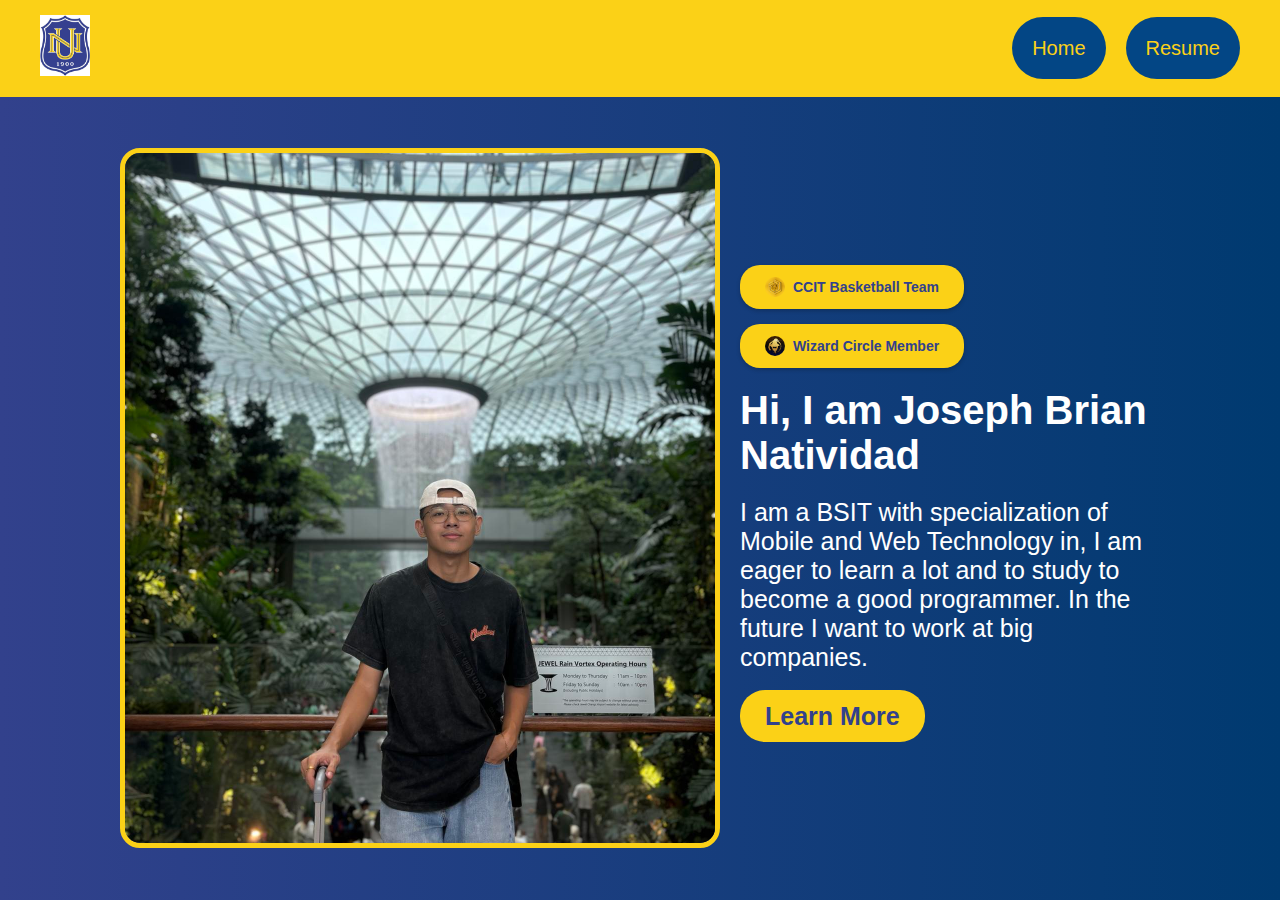
<file: labAct2/index.html>
<!DOCTYPE html>
<html lang="en">
<head>
    <meta charset="UTF-8">
    <meta name="viewport" content="width=device-width, initial-scale=1.0">
    <title>Laboratory Activity 2</title>

    <style>

        *{
            margin: 0;
            padding: 0;
            box-sizing: border-box;
        }

        body{
            font-family: Arial, sans-serif;
            background: linear-gradient(to right, #32418C, #003A70);
            color: white;
            min-height: 100vh;
            display: flex;
            flex-direction: column;
        }

        .navbar{
            background: #FBD117;
            display: flex;
            justify-content: space-between;
            align-items: center;
            padding: 15px 40px;
        }

        .navbar .logo{
            font-size: 1.4em;
            font-weight: bold;
            color: #FBD117;
            
        }
        img{
            width: 50px;
        }

        .navbar ul{
            list-style: none;
            display: flex;
            gap: 20px;	    
            font-size: 20px;
        }

        .navbar a{
            padding: 20px;
            color: #FBD117;
            background-color: #034685;
            border-radius: 50px;
            text-decoration: none;
            font-weight: 500;
            transition: color 0.3s;
        
        }

        a:hover{
            background-color:#220871;
        }

        .navbar #home{
            border-radius: 5px;
        }

        .hero{
            flex: 1;
            display: flex;
            align-items: center;
            padding: 20px 120px;
            gap: 20px;
            flex-wrap: wrap;
            font-size: 25px;
        }

        .hero-img{
            flex: 1 1 250px;
            display: flex;
            justify-content: center;
        
        }

        .hero-img img{
            width: 600px;
            height: 700px;
            border-radius: 20px;
            object-fit: cover;
            border: 5px solid #FBD117;
        }	

        .hero-img img:hover{
            transform: scale(1.05);
            transition: transform 0.3s;
        }

        .hero-text {
            flex: 2 1 400px;
            text-align: left;
            max-width: 600px;
            
        }

        .hero-text h1{
            margin-bottom: 20px;
            font-size: 40px;
        }

        .hero-text p{
            margin-bottom: 30px;
        }


        .badges {
            margin-bottom: 20px;
            display: flex;
            gap: 15px;
            flex-wrap: wrap;
            }

        .badge {
            background-color: #FBD117;
            color: #32418C;
            display: flex;
            align-items: center;
            gap: 8px;
            padding: 12px 25px;
            font-size: 14px;
            border-radius: 20px;
            font-weight: 600;
            box-shadow: 0 2px 4px rgba(0, 0, 0, 0.2);
            transition: transform 0.2s;
        }

        .badge:hover {
            transform: scale(1.05);
        }

        .badge img {
            width: 20px;
            height: 20px;
            border-radius: 50%;
            object-fit: cover;
        }


        .btn {
            padding: 12px 25px;
            background: #FBD117;
            color: #32418C;
            border-radius: 25px;
            font-weight: bold;
            text-decoration: none;
            transition: background 0.3s, color 0.3s;
        }

        .btn:hover {
            background: #DB8639;
            color: #220871;
        }

    </style>
</head>
<body>
    
    <div class="navbar">

        <div class="logo">
            <img src="images/nulogo.png" alt="nulogo">
        </div>
        
        <ul>
            <li id="home"><a href="#home">Home</a></li>
            <li id="resume"><a href="resume.html">Resume</a></li>
        </ul>
    </div>

    
    <section id="home" class="hero">
        <div class="hero-img">
            <img src="images/sgme.jpg" alt="Activity Photo">
        </div>

        <div class="hero-text">
            <div class="badges">
                <span class="badge">
                    <img src="images/images.jpg" alt="stuff">
                    CCIT Basketball Team
                </span>
                <span class="badge">
                    <img src="images/wizards.jpg" alt="wizards">
                    Wizard Circle Member 
                </span>
            </div>

            
            
            <h1>Hi, I am Joseph Brian Natividad</h1>
            <p>I am a BSIT with specialization of Mobile and Web Technology in, I am eager to learn
                a lot and to study to become a good programmer. In the future I want to work at big companies.</p>
            <a href="resume.html" class="btn">Learn More</a>
        </div>
    </section>





</body>
</html>
</file>
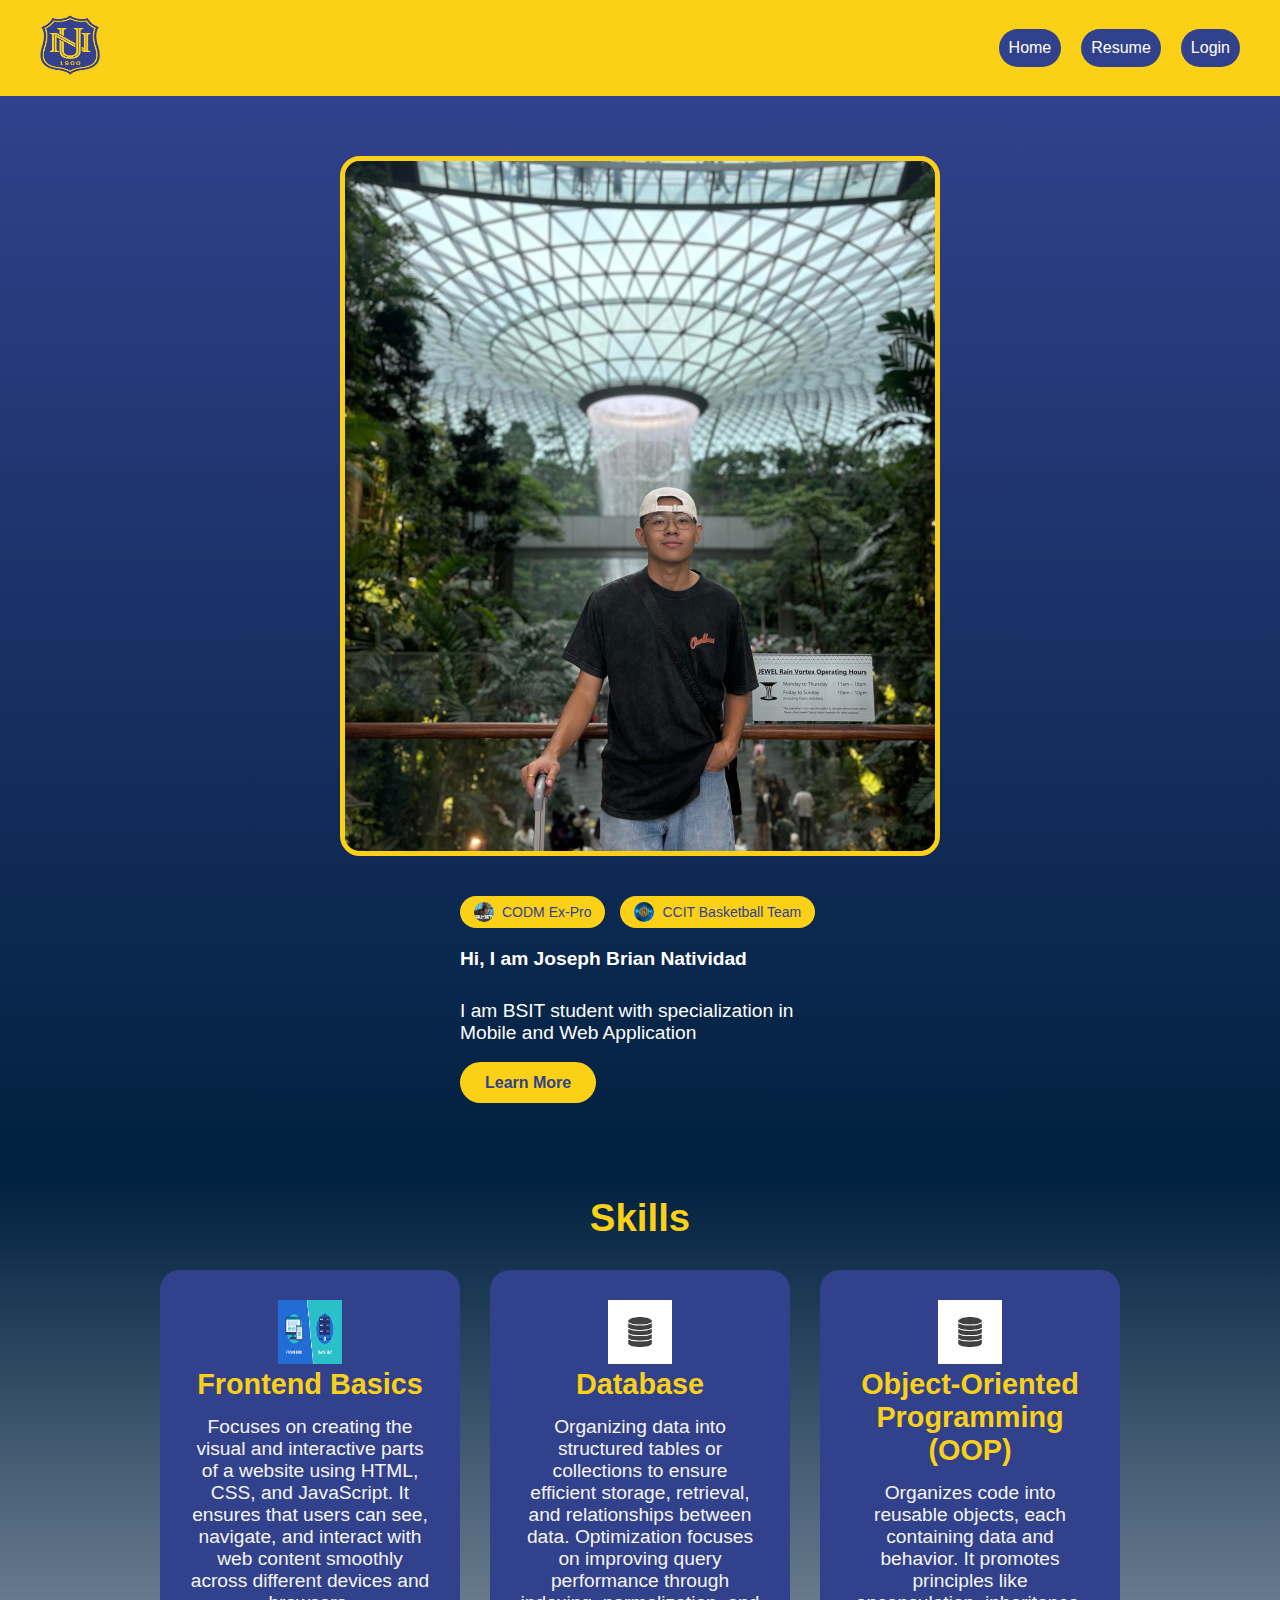
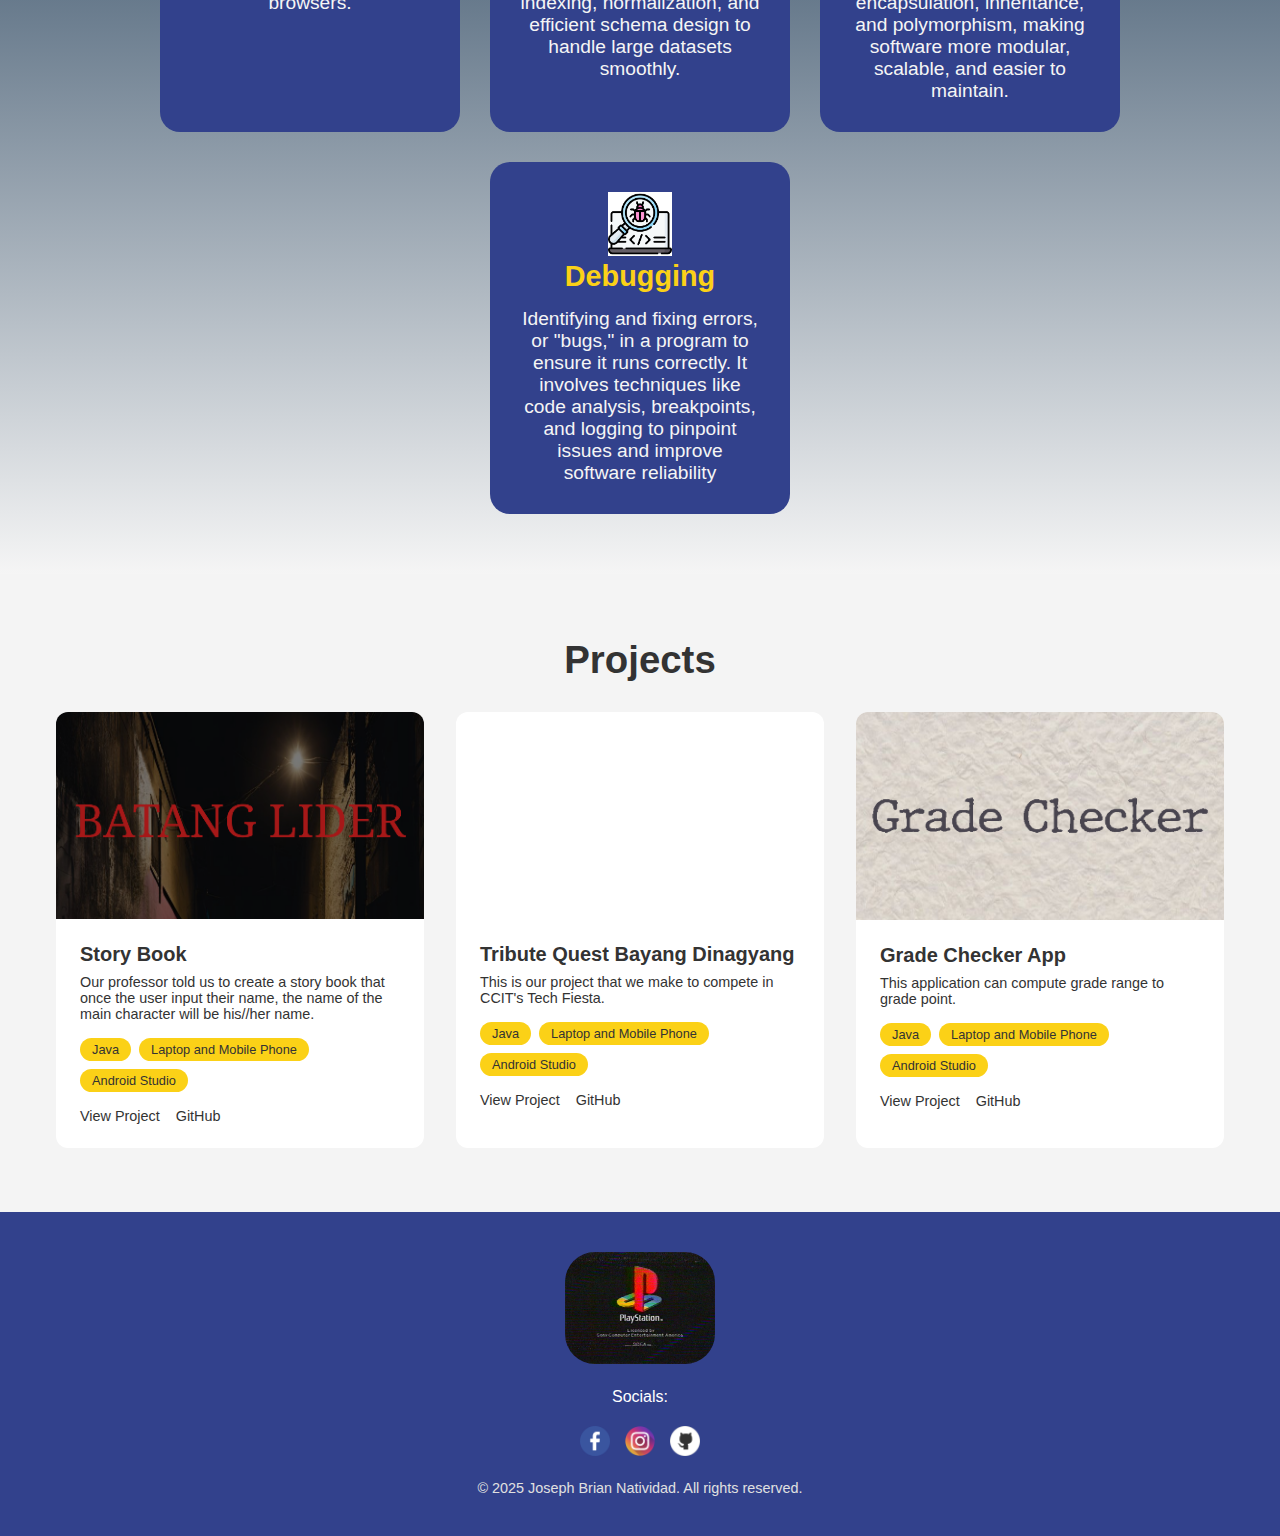
<file: labAct3/index.html>
<!DOCTYPE html>
<html lang="en">
<head>
    <meta charset="UTF-8">
    <meta name="viewport" content="width=device-width, initial-scale=1.0">
    <title>Home page</title>
    <link rel="stylesheet" href="index.css">
</head>
<body>
    <!--Navbar-->
    <div class="navbar" style="background-color: #fbd117;">
        <div class="logo">
            <img src="assets/nulogo.png" alt="NU Logo" width="  60px" height="60px">
        </div>
        <ul>
            <li><a href="#home">Home</a></li>
            <li><a href="pages/resume.html">Resume</a></li>
            <li><a href="pages/login.html">Login</a></li>
        </ul>
    </div>

    <!--Hero Section as Activity Highlight-->
    <section id="home" class="hero">
        <div class="hero-img">
            <img src="assets/meactphoto.jpg" alt="Activity Photo">
        </div>
        <div class="hero-texts">
            <div class="hero-card">
                <div class="badges">
                    <!-- Add your badges-->
                    <span class="badge"><img src="assets/codm.jpg" alt="CODM">
                    CODM Ex-Pro</span>
                    <span class="badge" id="bball"><img src="assets/ccit.jpg" alt="CCIT Basketball Team">
                        CCIT Basketball Team</span>
                </div>
                <h1>Hi, I am Joseph Brian Natividad</h1>
                <p>I am BSIT student with specialization in Mobile and Web Application</p>
                <a href="pages/resume.html" class="btn">Learn More</a>
            </div>  
        </div>
    </section>

    <!-- Skills Section -->
     <section id="skills" class="skills">
        <h2>Skills</h2>
        <div class="skills-container">
            <div class="skill-card">
                <img width="64px" height="64px" src="assets/febe.png" alt="Frontend Basics">
                <br>
                <h3>Frontend Basics</h3>
                <p>Focuses on creating the visual and interactive parts of a website using HTML, CSS, and JavaScript. It ensures that users can see, navigate, and interact with web content smoothly across different devices and browsers.</p>
            </div>

            <div class="skill-card">
                <img width="64px" height="64px" src="assets/database.png" alt="Database">
                <br>
                <h3>Database</h3>
                <p>Organizing data into structured tables or collections to ensure efficient storage, retrieval, and relationships between data. Optimization focuses on improving query performance through indexing, normalization, and efficient schema design to handle large datasets smoothly.</p>
            </div>
            
            <div class="skill-card">
                <img width="64px" height="64px" src="assets/database.png" alt="Database">
                <br>
                <h3>Object-Oriented Programming (OOP)</h3>
                <p>Organizes code into reusable objects, each containing data and behavior. It promotes principles like encapsulation, inheritance, and polymorphism, making software more modular, scalable, and easier to maintain.</p>
            </div>

            <div class="skill-card">
                <img width="64px" height="64px" src="assets/debug.png" alt="Database">
                <br>
                <h3>Debugging</h3>
                <p>Identifying and fixing errors, or "bugs," in a program to ensure it runs correctly. It involves techniques like code analysis, breakpoints, and logging to pinpoint issues and improve software reliability</p>
            </div>
            
        </div>
     </section>

     <section id="projects" class="projects">
        <h2>Projects</h2>
        <div class="projects-container">
            <!--container 1-->
            <div class="project-card">
                <div class="project-image">
                    <img src="assets/story.png" alt="Story Book Cover">
                </div>
                <div class="project-content">
                    <h3>Story Book</h3>
                    <p>Our professor told us to create a story book that once the user input their name, the name of the main character will be his//her name.</p>
                    <div class="project-tags">
                        <span>Java</span>
                        <span>Laptop and Mobile Phone</span>
                        <span>Android Studio</span>
                    </div>
                    <div class="project-links">
                        <a href="" class="project-link">View Project</a>
                        <a href="https://github.com/njeybe/LabAct_Intent_with_Passing_of_Variables_Story-Book" class="project-link">GitHub</a>
                    </div>
                </div>
            </div>
            
            <!--container 2-->
            <div class="project-card">
                <div class="project-image video-container">
                    <iframe src="https://www.youtube.com/embed/NGrCoeHe51s?si=SxmDuUA6Fb_1iMwr" title="YouTube video player" frameborder="0" allow="accelerometer; autoplay; clipboard-write; encrypted-media; gyroscope; picture-in-picture; web-share" frameborder="0"></iframe>
                </div>
                <div class="project-content">
                    <h3>Tribute Quest Bayang Dinagyang</h3>
                    <p>This is our project that we make to compete in CCIT's Tech Fiesta.</p>
                    <div class="project-tags">
                        <span>Java</span>
                        <span>Laptop and Mobile Phone</span>
                        <span>Android Studio</span>
                    </div>
                    <div class="project-links">
                        <a href="" class="project-link">View Project</a>
                        <a href="https://github.com/ArjTheProgrammer/tributeQuestBayangDinagyang" class="project-link">GitHub</a>
                    </div>
                </div>
            </div>
            
            <!--container 3-->
            <div class="project-card">
                <div class="project-image">
                    <img src="assets/grade.png" alt="">
                </div>
                <div class="project-content">
                    <h3>Grade Checker App</h3>
                    <p>This application can compute grade range to grade point.</p>
                    <div class="project-tags">
                        <span>Java</span>
                        <span>Laptop and Mobile Phone</span>
                        <span>Android Studio</span>
                    </div>
                    <div class="project-links">
                        <a href="" class="project-link">View Project</a>
                        <a href="https://github.com/njeybe/Conditional-Statement-LabAct" class="project-link">GitHub</a>
                    </div>
                </div>
            </div>
        </div>
     </section>
     
     <footer class="footer">
        <div class="footer-container">
            <div class="footer-logo">
                <img src="assets/footer.gif" alt="footer logo">
            </div>
            <p>Socials:</p>
            <div class="footer-links">
                <a href= "https://www.facebook.com/njeybe" class="social-link">
                    <img src="assets/fb.png" alt="Facebook">
                </a>
                <a href= "https://www.instagram.com/njeybe/?hl=en" class="social-link">
                    <img src="assets/instagram.png" alt="Instagram">
                </a>
                <a href= "https://github.com/njeybe" class="social-link">
                    <img src="assets/github.png" alt="Github">
                </a>
            </div>
            <p class="footer-text">© 2025 Joseph Brian Natividad. All rights reserved.</p>
        </div>
     </footer>
</body>
</html>
</file>
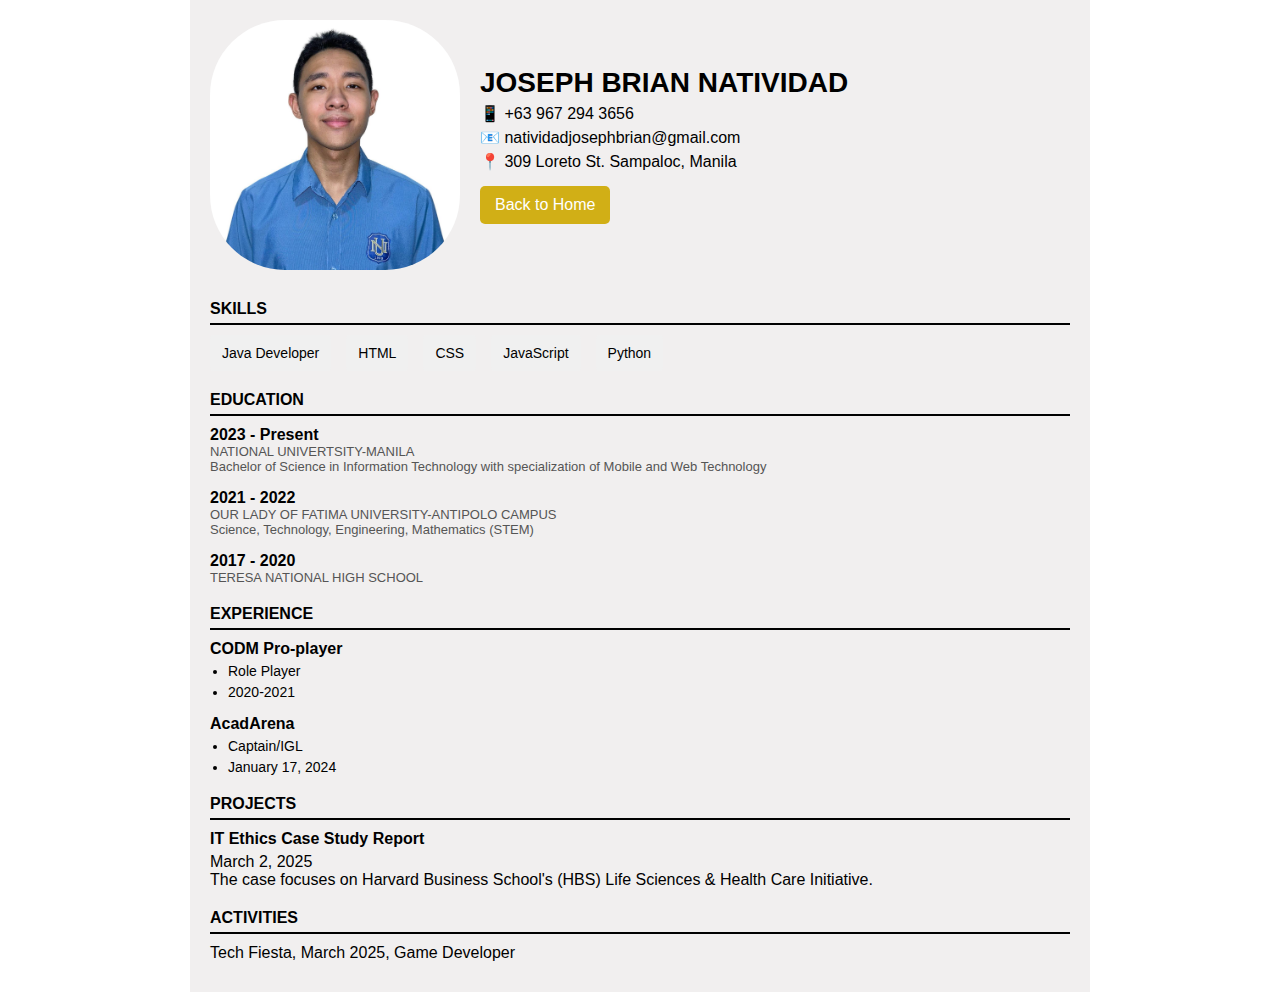
<file: labAct2/resume.html>
<!DOCTYPE html>
<html lang="en">
<head>
    <meta charset="UTF-8">
    <meta name="viewport" content="width=device-width, initial-scale=1.0">
    <title>My Resume</title>

    <style>
        * {
            margin: 0;
            padding: 0;
            box-sizing: border-box;
        }
        .body {
            font-family: Arial, sans-serif;
            background: #f1efef;
            color: #000;
            padding: 20px;
            max-width: 900px;
            margin: auto;
        }
        .header {
            display: flex;
            align-items: center;
            gap: 20px;
            margin-bottom: 30px;
        }
        .header img {
            width: 250px;
            height: 250px;
            border-radius: 30%;
        }
        .header-info h1 {
            font-size: 28px;
        }
        .header-info p {
            margin: 5px 0;
        }
        .btn-back {
            display: inline-block;
            margin-top: 10px;
            padding: 10px 15px;
            background: #d1af16;
            color: white;
            text-decoration: none;
            border-radius: 5px;
        }

        .btn-back:hover{
            background-color: #220871;
        }
        .section {
            margin-top: 30px;
        }
        .section h2 {
            font-size: 16px;
            font-weight: bold;
            margin-bottom: 10px;
            border-bottom: 2px solid #000;
            padding-bottom: 5px;
            text-transform: uppercase;
        }
        .skills-grid {
            display: flex;
            flex-wrap: wrap;
            gap: 15px;
            margin-top: 10px;
        }
        .skills-grid div {
            background: #f0f0f0;
            padding: 10px 12px;
            border-radius: 4px;
            font-size: 14px;
        }
        .education,
        .experience,
        .research,
        .activities {
            margin-top: 20px;
        }
        .edu-entry,
        .exp-entry {
            margin-bottom: 15px;
        }
        .edu-entry span,
        .exp-entry span {
            display: block;
            font-size: 13px;
            color: #555;
        }
        .exp-entry ul {
            margin-top: 5px;
            padding-left: 18px;
            font-size: 14px;
        }
        .exp-entry ul li {
            margin-bottom: 5px;
        }
        .divider{
            height: 2px;
            background: #000;
            margin: 30px 0 10px;
        }
        .research-title{
            font-weight: bold;
            margin-bottom: 5px;
        }
        .activity-entry{
            margin-bottom: 10px;
        }
    </style>
</head>
<body>
    <div class="body">
        <div class="header">
            <img src="images/me.jpg" alt="My Photo">
            <div class="header-info">
                <h1>JOSEPH BRIAN NATIVIDAD</h1>
                <p> 📱 +63 967 294 3656</p>
                <p> 📧 natividadjosephbrian@gmail.com</p>
                <p> 📍 309 Loreto St. Sampaloc, Manila</p>
                <a href="index.html" class="btn-back">Back to Home</a>
            </div>
        </div>

        <div class="section">
            <h2>Skills</h2>
            <div class="skills-grid">
                <div>Java Developer</div>
                <div>HTML</div>
                <div>CSS</div>
                <div>JavaScript</div>
                <div>Python</div>
                
            </div>
        </div>

        <div class="section education">
            <h2>Education</h2>
            <div class="edu-entry">
                <strong>2023 - Present</strong>
                <span>NATIONAL UNIVERTSITY-MANILA</span>
                <span>Bachelor of Science in Information Technology with specialization of Mobile and Web Technology</span>
            </div>

            <div class="edu-entry">
                <strong>2021 - 2022</strong>
                <span>OUR LADY OF FATIMA UNIVERSITY-ANTIPOLO CAMPUS</span>
                <span>Science, Technology, Engineering, Mathematics (STEM)</span>
            </div>

            <div class="edu-entry">
                <strong>2017 - 2020</strong>
                <span>TERESA NATIONAL HIGH SCHOOL</span>
            </div>
        </div>

        <div class="section experience">
            <h2>Experience</h2>
            <div class="exp-entry">
                <strong>CODM Pro-player</strong>
                <ul>
                    <li>Role Player</li>
                    <li>2020-2021</li>
                </ul>
            </div>

            <div class="exp-entry">
                <strong>AcadArena</strong>
                <ul>
                    <li>Captain/IGL</li>
                    <li>January 17, 2024</li>
                </ul>
            </div>
        </div>

        <div class="section research">
            <h2>Projects</h2>
            <div class="research-title">IT Ethics Case Study Report</div>
            <span>March 2, 2025</span> <br>
            <span>The case focuses on Harvard Business School's (HBS) Life Sciences & Health Care Initiative.</span>
        </div>

        <div class="section activities">
            <h2>Activities</h2>
            <div class="activity-entry">Tech Fiesta, March 2025, Game Developer</div>
        </div>
        
    </div>
</body>
</html>
</file>
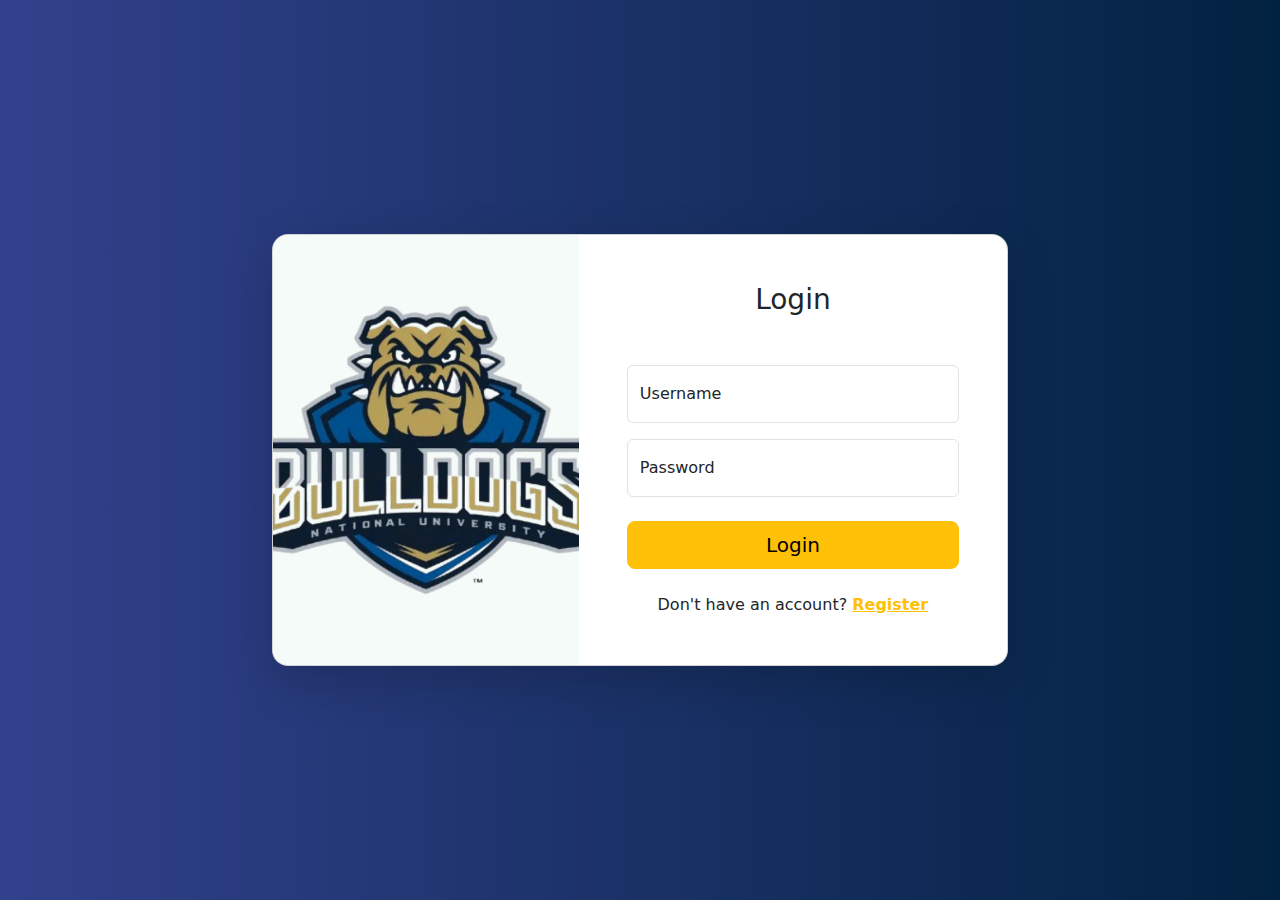
<file: labAct3/pages/login.html>
<!DOCTYPE html>
<html lang="en">
<head>
    <meta charset="UTF-8">
    <meta name="viewport" content="width=device-width, initial-scale=1.0">
    <title>Login</title>
    <link rel="stylesheet" href= "https://cdn.jsdelivr.net/npm/bootstrap@5.3.6/dist/css/bootstrap.min.css">  
    <style>
        body{
            background: linear-gradient(to right, #32418C, #022241);
        }

        .login-image {
            object-fit: cover;
            height: 100%;
            border-top-left-radius: 1rem;
            border-bottom-left-radius: 1rem;
        }
        .card {
            overflow: hidden;
        }
    </style>

</head>
<body>
    <section class="vh-100">
        <div class="container py-5 h-100">
            <div class="row d-flex justify-content-center align-items-center h-100">
                <div class="col-12 col-md-10 col-lg-9 col-xl-8">
                    <div class="card shadow-lg" style="border-radius: 1rem;">
                        <div class="row g-0">
                            <!-- Left side with image -->
                            <div class="col-md-5 d-none d-md-block">
                                <img src="/labAct3/assets/loginlogo.png" 
                                     alt="Login image" 
                                     class="login-image w-100" />
                            </div>
                            
                            <!-- Right side with login form -->
                            <div class="col-md-7">
                                <div class="card-body p-5 text-center">
                                    <h3 class="mb-5">Login</h3>
                                    <form id="loginForm">
                                        <div class="form-floating mb-3">
                                            <input type="text" class="form-control" id="username" placeholder="Username" required>
                                            <label for="username">Username</label>
                                        </div>
                                        <div class="form-floating mb-4">
                                            <input type="password" class="form-control" id="password" placeholder="Password" required>
                                            <label for="password">Password</label>
                                        </div>
                                        <button class="btn btn-warning btn-lg w-100 mb-4" type="submit">Login</button>
                                        <p class="mb-0">Don't have an account?
                                            <a href="/labAct3/pages/register.html" class="text-warning fw-bold">Register</a>
                                        </p>
                                    </form>
                                </div>
                            </div>
                        </div>
                    </div>
                </div>
            </div>
        </div>
    </section>

    <script src="https://cdn.jsdelivr.net/npm/bootstrap@5.3.6/dist/js/bootstrap.bundle.min.js"></script>

    <script>
        document.getElementById('loginForm').addEventListener('submit', function(e){
            e.preventDefault();

            const username = document.getElementById('username').value;
            const password = document.getElementById('password').value;
            
            // Get registered users
            const users = JSON.parse(localStorage.getItem('registeredUsers')) || [];
            
            // Find user with matching email and password
            const user = users.find(u => u.username === username && u.password === password);
            
            if(user) {
                // User found, proceed with login
                const encodedUsername = encodeURIComponent(username);
                const encodedName = encodeURIComponent(user.name);
                window.location.href = `welcome.html?username=${encodedUsername}&name=${encodedName}`;
            } else {
                // User not found or password incorrect
                alert("Invalid email or password. Please register if you don't have an account.");
            }
            });
    </script>   

</body>
</html>
</file>
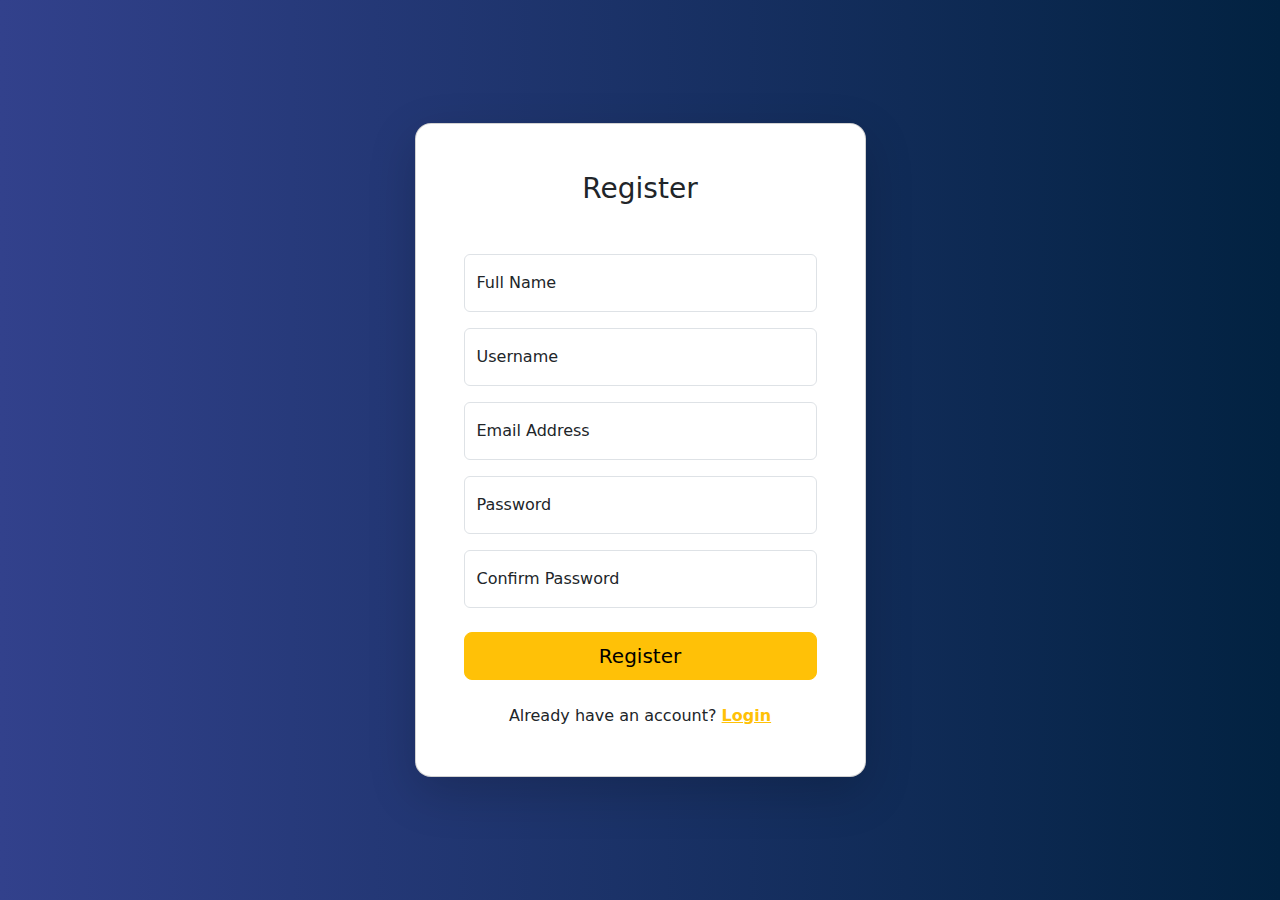
<file: labAct3/pages/register.html>
<!DOCTYPE html>
<html lang="en">
<head>
    <meta charset="UTF-8">
    <meta name="viewport" content="width=device-width, initial-scale=1.0">
    <title>Registration Page</title>
    <link rel="stylesheet" href="https://cdn.jsdelivr.net/npm/bootstrap@5.3.6/dist/css/bootstrap.min.css">  
    <style>
        body{
            background: linear-gradient(to right, #32418C, #022241);
        }
    </style>
</head>
<body>
    <section class="vh-100">
        <div class="container py-5 h-100">
            <div class="row d-flex justify-content-center align-items-center h-100">
                <div class="col-12 col-md-8 col-lg-6 col-xl-5">
                    <div class="card shadow-lg" style="border-radius: 1rem;">
                        <div class="card-body p-5 text-center">
                            <h3 class="mb-5">Register</h3>
                            <form id="registerForm">
                                <div class="form-floating mb-3">
                                    <input type="text" class="form-control" id="fullname" placeholder="Full Name" required>
                                    <label for="fullname">Full Name</label>
                                </div>
                                <div class="form-floating mb-3">
                                    <input type="text" class="form-control" id="username" placeholder="@username" required>
                                    <label for="text">Username</label>
                                </div>
                                <div class="form-floating mb-3">
                                    <input type="email" class="form-control" id="email" placeholder="name@example.com" required>
                                    <label for="email">Email Address</label>
                                </div>
                                <div class="form-floating mb-3">
                                    <input type="password" class="form-control" id="password" placeholder="Password" required>
                                    <label for="password">Password</label>
                                </div>
                                <div class="form-floating mb-4">
                                    <input type="password" class="form-control" id="confirmPassword" placeholder="Confirm Password" required>
                                    <label for="confirmPassword">Confirm Password</label>
                                </div>
                                <button class="btn btn-warning btn-lg w-100 mb-4" type="submit">Register</button>
                                <p class="mb-0">Already have an account?
                                    <a href="/labAct3/pages/login.html" class="text-warning fw-bold">Login</a>
                                </p>
                            </form>
                        </div>
                    </div>
                </div>
            </div>
        </div>
    </section>

    <script src="https://cdn.jsdelivr.net/npm/bootstrap@5.3.6/dist/js/bootstrap.bundle.min.js"></script>
    
    <script>
    document.getElementById('registerForm').addEventListener('submit', function(e){
        e.preventDefault();
        
        const fullname = document.getElementById('fullname').value;
        const username = document.getElementById(`username`).value;
        const email = document.getElementById('email').value;
        const password = document.getElementById('password').value;
        const confirmPassword = document.getElementById('confirmPassword').value;
        
        
        if(password !== confirmPassword) {
            alert("Passwords do not match!");
            return;
        }
        
        
        let users = JSON.parse(localStorage.getItem('registeredUsers')) || [];

        if(users.some(user => user.username === username)) {
            alert("This username is already taken!");
            return;
        }

       
        if(users.some(user => user.email === email)) {
            alert("This email is already registered!");
            return;
        }
        
        
        users.push({
            name: fullname,
            username: username,
            email: email,
            password: password
        });
        
        // Save updated users array
        localStorage.setItem('registeredUsers', JSON.stringify(users));
        
        alert("Registration successful! Please login.");
        window.location.href = "login.html";
    });
    </script>
</body>
</html>
</file>
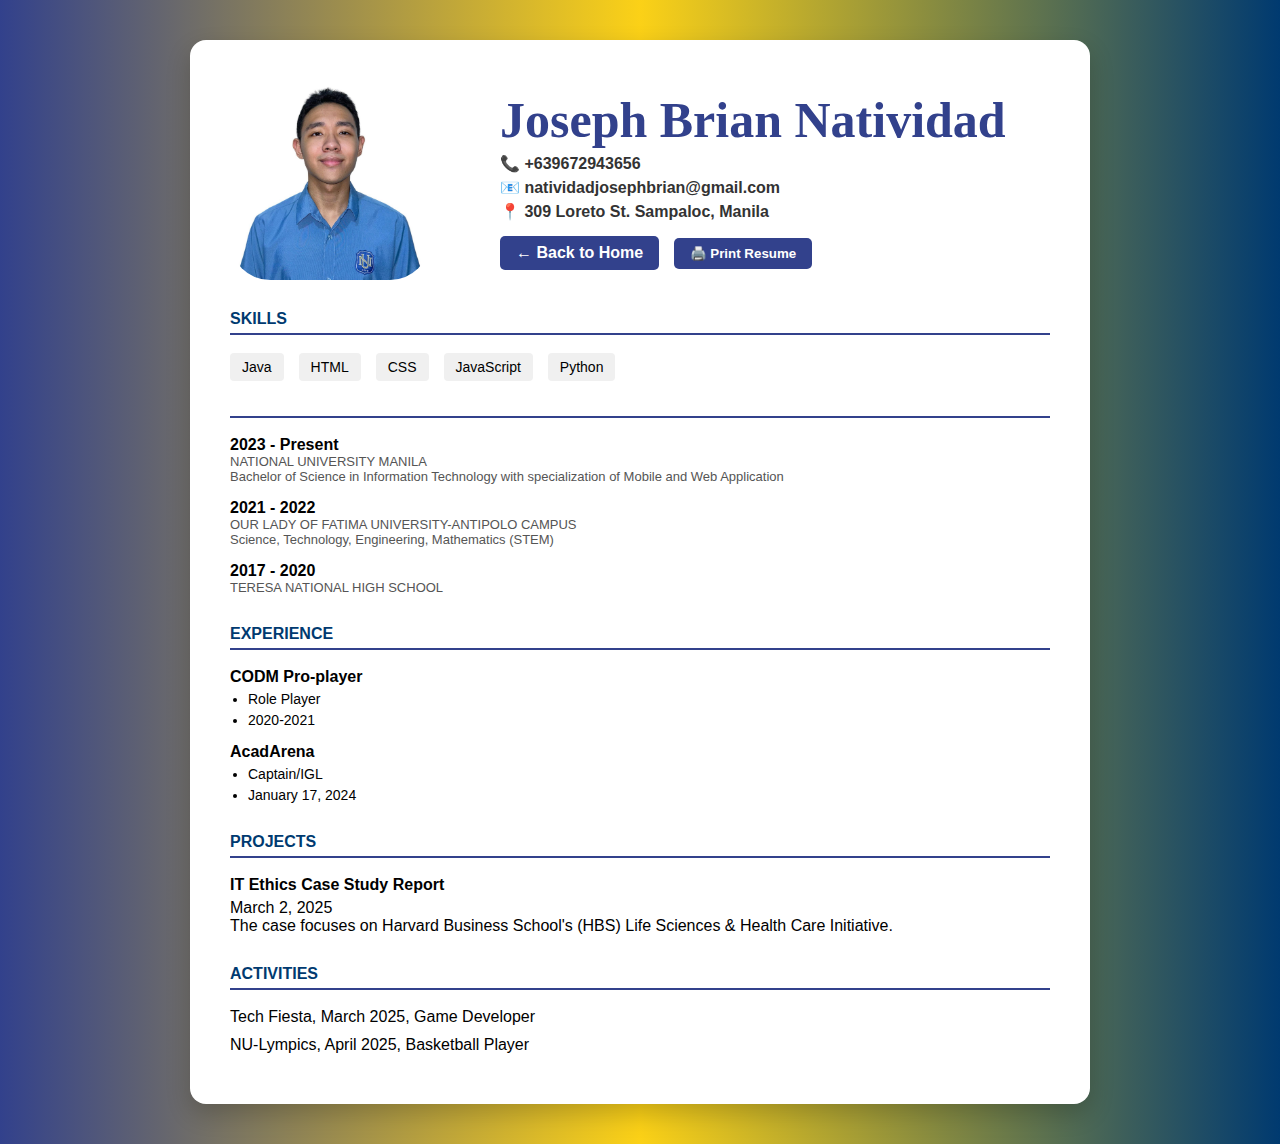
<file: labAct3/pages/resume.html>
<!DOCTYPE html>
<html lang="en">
<head>
    <meta charset="UTF-8">
    <meta name="viewport" content="width=device-width, initial-scale=1.0">
    <title>Resume</title>
    <link rel="stylesheet" href="../styles/resume.css">
    <link rel="stylesheet" href="../styles/resume-print.css">
</head>
<body>
    <div class="card">
        <div class="header">
            <img src="../assets/me.jpg" alt="Profile Photo">
            <div class="header-info">
                <h1>Joseph Brian Natividad</h1>
                <p>📞 +639672943656</p>
                <p>📧 natividadjosephbrian@gmail.com</p>
                <p>📍 309 Loreto St. Sampaloc, Manila</p>
                <a href="../index.html" class="btn-back">← Back to Home</a>
                <button class="btn-print" onclick="window.print()">🖨️ Print Resume</button>
            </div>
        </div>

        <div class="section">
            <h2>Skills</h2>
            <div class="skills-grid">
                <div>Java</div>
                <div>HTML</div>
                <div>CSS</div>
                <div>JavaScript</div>
                <div>Python</div>
            </div>
        </div>
    
        <div class="section education">
            <h2></h2>
            <div class="edu-entry">
                <strong>2023 - Present</strong><br />
                <span>NATIONAL UNIVERSITY MANILA</span>
                <span>Bachelor of Science in Information Technology with specialization of Mobile and Web Application</span>
            </div>
    
            <div class="edu-entry">
                <strong>2021 - 2022</strong>
                <span>OUR LADY OF FATIMA UNIVERSITY-ANTIPOLO CAMPUS</span>
                <span>Science, Technology, Engineering, Mathematics (STEM)</span>
            </div>
    
            <div class="edu-entry">
                <strong>2017 - 2020</strong>
                <span>TERESA NATIONAL HIGH SCHOOL</span>
            </div>
        </div>
    
        <div class="section experience">
            <h2>Experience</h2>
            <div class="exp-entry">
                <strong>CODM Pro-player</strong>
                <ul>
                    <li>Role Player</li>
                    <li>2020-2021</li>
                </ul>
            </div>
    
            <div class="exp-entry">
                <strong>AcadArena</strong>
                <ul>
                    <li>Captain/IGL</li>
                    <li>January 17, 2024</li>
                </ul>
            </div>
        </div>
    
        <div class="section research">
            <h2>Projects</h2>
            <div class="research-title">IT Ethics Case Study Report</div>
            <span>March 2, 2025</span> <br>
            <span>The case focuses on Harvard Business School's (HBS) Life Sciences & Health Care Initiative.</span>
        </div>
    
        <div class="section activities">
            <h2>Activities</h2>
            <div class="activity-entry">Tech Fiesta, March 2025, Game Developer</div>
            <div class="activity-entry">NU-Lympics, April 2025, Basketball Player</div>
        </div>
    </div>

    
</body>
</html>
</file>
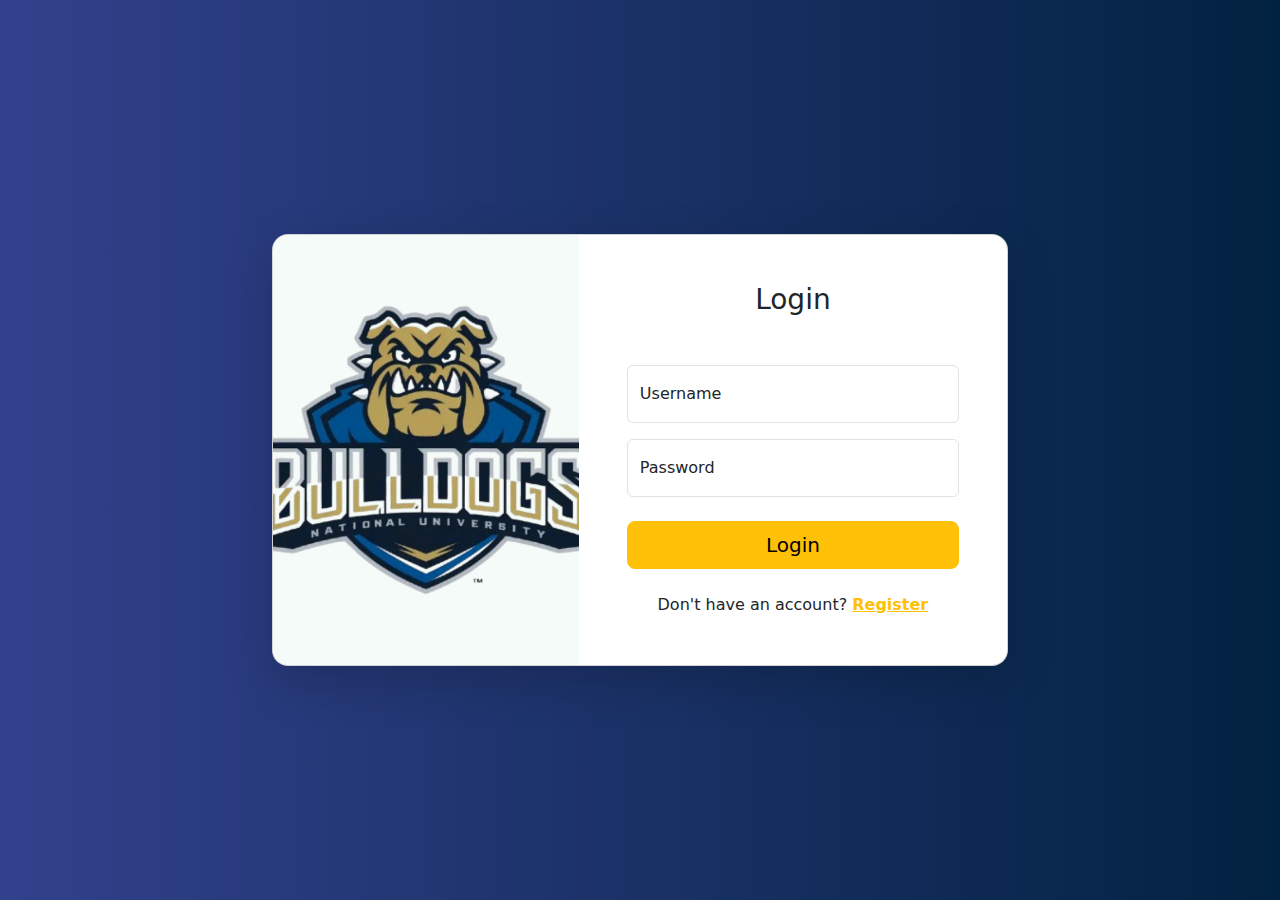
<file: labAct3/pages/welcome.html>
<!DOCTYPE html>
<html lang="en">
<head>
    <meta charset="UTF-8">
    <meta name="viewport" content="width=device-width, initial-scale=1.0">
    <title>Welcome</title>
    <link href="https://cdnjs.cloudflare.com/ajax/libs/bootstrap/5.3.0/css/bootstrap.min.css" rel="stylesheet">
    <link href="https://cdnjs.cloudflare.com/ajax/libs/font-awesome/6.4.0/css/all.min.css" rel="stylesheet">

    <style>
        body{
            background: linear-gradient(to right, #32418C, #022241);
        }
    </style>
</head>
<body class="min-vh-100 d-flex align-items-center">
    <div class="container py-5">
        <div class="row justify-content-center">
            <div class="col-12 col-md-8 col-lg-6 col-xl-5">
                <div class="card border-0 shadow-lg" style="border-radius: 1rem;">
                    <div class="card-body p-5 text-center">
                        <!-- Welcome icon -->
                        <div class="mb-4">
                            <i class="fas fa-hand-sparkles display-1 text-primary"></i>
                        </div>
                        
                        <!-- Welcome message -->
                        <h2 class="fw-bold mb-4">Welcome!</h2>
                        <p class="mb-4 text-primary fw-bold display-6" id="userName"></p>
                        
                        <!-- User info section -->
                        <div class="card mb-4 bg-light">
                            <div class="card-body">
                                <p class="text-muted mb-0">Let's explore and learn about us!</p>
                            </div>
                        </div>
                        
                        <!-- Action buttons -->
                        <div class="d-grid gap-2">
                            <a href="../index.html" class="btn btn-primary btn-lg fw-bold">
                                <i class="fas fa-home me-2"></i>Go to Homepage
                            </a>
                        </div>
                        
                    </div>
                </div>
            </div>
        </div>
    </div>

    <script src="https://cdn.jsdelivr.net/npm/bootstrap@5.3.6/dist/js/bootstrap.bundle.min.js"></script>
    <script>
       const urlParams = new URLSearchParams(window.location.search);
       const username =urlParams.get('username');
       const name =urlParams.get('name');
       
       if(username){
           document.getElementById('userName').textContent = name ? `${name}` : username;
       }
       else{
           window.location.href = `login.html`;
       }
    </script>
</body>
</html>
</file>
<file: labAct3/index.css>
*{
    font-family: Inter, sans-serif;
    margin: 0;
    padding: 0;
    box-sizing: border-box;
}

body{
    font-family: Inter, sans-serif;
    color: white;
    min-block-size: 100vh;
    display: flex;
    flex-direction: column;
}

.navbar{
    display: flex;
    justify-content: space-between;
    align-items: center;
    padding: 15px 40px;
}

.navbar .logo{
    font-size: 1.4em;
    font-weight: bold;
    color: #FBD117;
}

.navbar ul{
    list-style: none;
    display: flex;
    gap: 20px;

}

.navbar a{
    color: white;
    text-decoration: none;
    font-weight: 500;
    transition: color 0.3;
    
}

.navbar a:hover{
    color: #FBD117;
}

.navbar li{
    border-radius: 20px;
    background-color: #32418C;
    padding: 10px;
}

.navbar li:hover{
        transform: scale(1.15);
        transition: transform 0.3s ease;
}

.hero{
    flex: 1;
    display: flex;
    align-items: center;
    justify-content: center;
    padding: 60px 140px;
    background: linear-gradient(to bottom, #32418C, #022241);
    gap: 20px;
    flex-wrap: wrap;
}


.hero-img {
    flex: 1 1 250px;
    display: flex;
    justify-content: center;
}

.hero-img img{
    width: 600px;
    height: 700px;
    border-radius: 20px;
    object-fit: cover;
    border: 5px solid #FBD117;
}

.hero-img img:hover{
    transform: scale(1.05);
    transition: transform 0.3s;
}

.hero-texts{
    width: 400px;
    height: 200px;
}

.hero-card{
    flex: 2 1 400px;
    text-align: left;
    max-width: 600px;
    height: clamp(220px, 25vw, 265px);
    padding-left: 20px;
    padding-top: 20px;
    border-radius: 20px;
    
}

.hero-card:hover{
    transform: scale(1.05);
    transition: transform 0.3s;
}
.hero-card h1,
.hero-card p {
    font-size: clamp(1rem, 1.5vw + 0.5rem, 1.2em);
    margin-bottom: 30px;
}

.badges {
    margin-bottom: 20px;
    display: flex;
    flex-wrap: wrap;
}

.badge{
    background-color: #FBD117;
    color: #32418C;
    display: flex;
    align-items: center;
    gap: 8px;
    padding: 6px 14px;
    font-size: 14px;
    border-radius: 20px;
}

#bball{
    margin-left: 15px;
}

.badge img{
    width: 20px;
    height: 20px;
    border-radius: 50%;
    object-fit: cover;
}

.btn{
    padding: 12px 25px;
    background: #FBD117;
    color: #32418C;
    border-radius: 25px;
    font-weight: bold;
    text-decoration: none;
    transition: background 0.3s, color 0.3s;
}

.btn:hover{
    background: #D8B639;
    color: #220871;
}

.skills{
    padding: 60px 40px;
    background: linear-gradient(to bottom, #022241 5%, whitesmoke);
    min-height: 100vh;
    display: flex;
    flex-direction: column;
    align-items: center;
    justify-content: center;
    color: white;
    text-align: center;
}

.skills h2{
    font-size: 2.4em;
    margin-bottom: 30px;
    color: #FBD117;
}

.skills-container{
    display: flex;
    flex-wrap: wrap;
    gap: 30px;
    justify-content: center;
}

.skill-card{
    background: #32418C;
    padding: 30px;
    border-radius: 20px;
    width: 300px;
    box-shadow: 0 6px 12px rgba(0, 0, 0, 0.3s);
    transition: transform 0.3s, box-shadow 0.3s;
}

.skill-card h3{
    font-size: 1.8em;
    margin-bottom: 15px;
    color: #FBD117;
}

.skill-card p{
    font-size: 1.2em;
    color: whitesmoke;
}

.skill-card:hover{
    transform: translateY(-10px);
    box-shadow: 0 10px 20px rgba(0, 0, 0, 0.4s);
}

.footer{
    background: #32418C;
    color: white;
    padding: 40px 20px;
    text-align: center;
}

.footer-container{
    display: flex;
    flex-direction: column;
    align-items: center;
    gap: 20px;
}

.footer-logo img{
    max-width: 150px;
    border-radius: 30px;
}
.footer-links{
    display: flex;
    gap: 15px;
}

.social-link img{
    width: 30px;
    height: 30px;
    transition: transform 0.3s;
}

.social-link img:hover{
    transform: scale(1.1);
}

.footer-text{
    font-size: 0.9em;
    color: #e0e0e0
}

.projects{
    padding: 4rem 2rem;
    background-color: #f4f4f4;
}

.projects h2{
    font-size: 2.4em;
    margin-bottom: 30px;
    text-align: center;
    color: #333;
}

.projects-container{
    max-width: 1200px;
    margin: 0 auto;
    display: grid;
    grid-template-columns: repeat(auto-fit, minmax(300px, 1fr));
    gap: 2rem;
    padding: 0 1rem;
}

.project-card {
    background: white;
    border-radius: 12px;
    overflow: hidden;
    box-shadow: 0 4px 6px rgba(0, 0, 0, 0,1);
    transition: transform 0.3s ease;
}

.project-card:hover{
    transform: translateY(-5px);
}

.video-container{
    position: relative;
    width: 100%;
    padding-bottom: 56.25%;
    height: 0;
    overflow: hidden;
}

.video-container iframe{
    position: absolute;
    top: 0;
    left: 0;
    width: 100%;
    height: 100%;
    border: none;
}

.project-image{
    width: 100%;
    overflow: hidden;
}

.project-image img{
    width: 100%;
    height: auto;
    display: block;
}

.project-content{
    padding: 1.5rem;
}

.project-content h3{
    color: #333;
    margin-bottom: 0.5rem;
    font-size: 1.25rem;
}

.project-content p{
    color: #333;
    margin-bottom: 1rem;
    font-size: 0.9rem;
}

.project-tags{
    display: flex;
    flex-wrap: wrap;
    gap: 0.5rem;
    margin-bottom: 1rem;
}

.project-tags span{
    background-color: #FBD117;
    color: #333;
    padding: 0.25rem 0.75rem;
    border-radius: 15px;
    font-size: 0.8rem;
}

.project-links{
    display: flex;
    gap: 1rem;
}


.project-link{
    text-decoration: none;
    color: #333;
    font-weight: 500;
    font-size: 0.9rem;
    transition: transform 0.3s;
}
.project-link:hover{
    color: #fbd117;
}

@media screen and (max-width: 575px) {

    .hero-card h1,
    .hero-card p {
        font-size: 1rem;
    }
}

/* Medium devices (tablets ≥ 768px) */
@media screen and (min-width: 768px) and (max-width: 1023px) {
    .hero-card {
        height: 220px;
        padding: 20px;
    }

    .hero-card h1,
    .hero-card p {
        font-size: 1.1rem;
    }
}

/* Large devices (desktops ≥ 1024px) */
@media screen and (min-width: 1024px) {
    .hero-card{
        flex: 2 1 400px;
        text-align: left;
        max-width: 600px;
        height: clamp(220px, 25vw, 265px);
        padding-left: 20px;
        padding-top: 20px;
        border-radius: 20px;
    
    }

    .hero-card h1,
.hero-card p {
    font-size: clamp(1rem, 1.5vw + 0.5rem, 1.2em);
    margin-bottom: 30px;
}
}
</file>
<file: labAct3/styles/resume.css>
*{
    font-family: Inter, sans-serif;
    margin: 0;
    padding: 0;
    box-sizing: border-box;
}

body{
    font-family: Inter, sans-serif;
    background: linear-gradient(to right, #32418C, #FBD117, #003A70);
    color: #000;
    display: flex;
    justify-content: center;
    align-items: flex-start;
    padding: 40px 20px;
}

.card{
    background: #fff;
    width: 100%;
    max-width: 900px;
    padding: 40px;
    border-radius: 16px;
    box-shadow: 0 10px 25px rgba( 0, 0, 0, 0.2);
}

.header{
    display: flex;
    align-items: center;
    gap: 20px;
    margin-bottom: 30px;
}

.header img{
    width: 200px;
    height: 200px;
    border-radius: 20%;
    object-fit: cover;
}
.header-info{
    padding-left: 50px;
}
.header-info h1{
    font-family: 'Times New Roman', serif;
    font-size: 50px;
    color: #32418C;
    
}

.header-info p{
    margin: 5px 0;
    color: #333;
    font-weight: bold;
}

.btn-back, .btn-print{
    display: inline-block;
    margin-top: 10px;
    padding: 8px 16px;
    background: #32418C;
    color: white;
    text-decoration: none;
    border-radius: 5px;
    font-weight: bold;
    border: none;
    cursor: pointer;
}

.btn-print{
    margin-left: 10px;
}

.btn-back:hover, .btn-print:hover{
    background: #003A70;
}

.section{
    margin-top: 30px;
}

.section h2{
    font-size: 16px;
    font-weight: bold;
    margin-bottom: 18px;
    border-bottom: 2px solid #32418C;
    padding-bottom: 5px;
    text-transform: uppercase;
    color: #003A70;
}

.skills-grid{
    display: flex;
    flex-wrap: wrap;
    gap: 15px;
    margin-top: 10px;
}

.skills-grid div{
    background: #f0f0f0;
    padding: 6px 12px;
    border-radius: 4px;
    font-size: 14px;
}

.edu-entry, .exp-entry{
    margin-bottom: 15px;
}

.edu-entry span, .exp-entry span{
    display: block;
    font-size: 13px;
    color: #555;
}

.exp-entry ul{
    margin-top: 5px;
    padding-left: 18px;
    font-size: 14px;
}

.exp-entry ul li{
    margin-bottom: 5px;
}

.research-title{
    font-weight: bold;
    margin-bottom: 5px;
}

.activity-entry{
    margin-bottom: 10px;
}

@media (max-wid: 600px){
    .header{
        flex-direction: column;
        text-align: center;
    }

    .header img{
        margin-bottom: 10px;
    }

    .header-info{
        align-items: center;
    }
}
</file>
<file: labAct3/styles/resume-print.css>
@media print{
    *{
        margin: 0;
        padding: 0;
        box-sizing: border-box;
    }

    body{
        font-family: 'Times New Roman', serif;
        font-size: 12px;
        line-height: 1.5;
        color: #000;
        margin: 0;
        padding: 0;
    }

    .header, .content{
        width: 100%;
        max-width: 7.5in;
        margin: auto;
        padding: 20px;
    }

    .header{
        text-align: center;
        margin-bottom: 20px;
    }

    .header img{
        width: 200px;
        height: 200px;
        border-radius: 20%;
        object-fit: cover;
    }
    .header-info{
        padding-left: 50px;
        text-align: left;
    }
    .header-info h1{
        font-family: 'Times New Roman', serif;
        font-size: 35px;
        color: #32418C;
        
    }
    
    .header-info p{
        margin: 5px 0;
        color: #333;
        font-weight: bold;
        font-size: 16px;
        
    }

    .section{
        margin-bottom: 15px;
    }

    .header h2{
        font-size: 14px;
        font-weight: bold;
        text-transform: uppercase;
        margin-bottom: 5px;
        border-bottom: 1px solid #000;
        padding-bottom: 2px;
    }

    .section p, .section ul{
        font-size: 12px;
        margin: 0;
        padding: 0;
    }

    .section ul{
        list-style: none;
        padding-left: 15px;
    }

    .section ul li{
       margin-bottom: 5px;
    }

    .edu-entry{
        margin-bottom: 10px;
    }

    .edu-entry strong{
       font-weight: bold;
    }

    .skills-grid{
        display: grid;
        grid-template-columns: repeat(3, 1fr);
        gap: 10px;
    }

    .btn-back, .btn-print{
        display: none;
    }

    .section{
        page-break-inside: avoid;
    }

    html,body{
        height: 100%;
    }

    @page{
        size: A4;
        margin: 20mm;
    }
}
</file>
